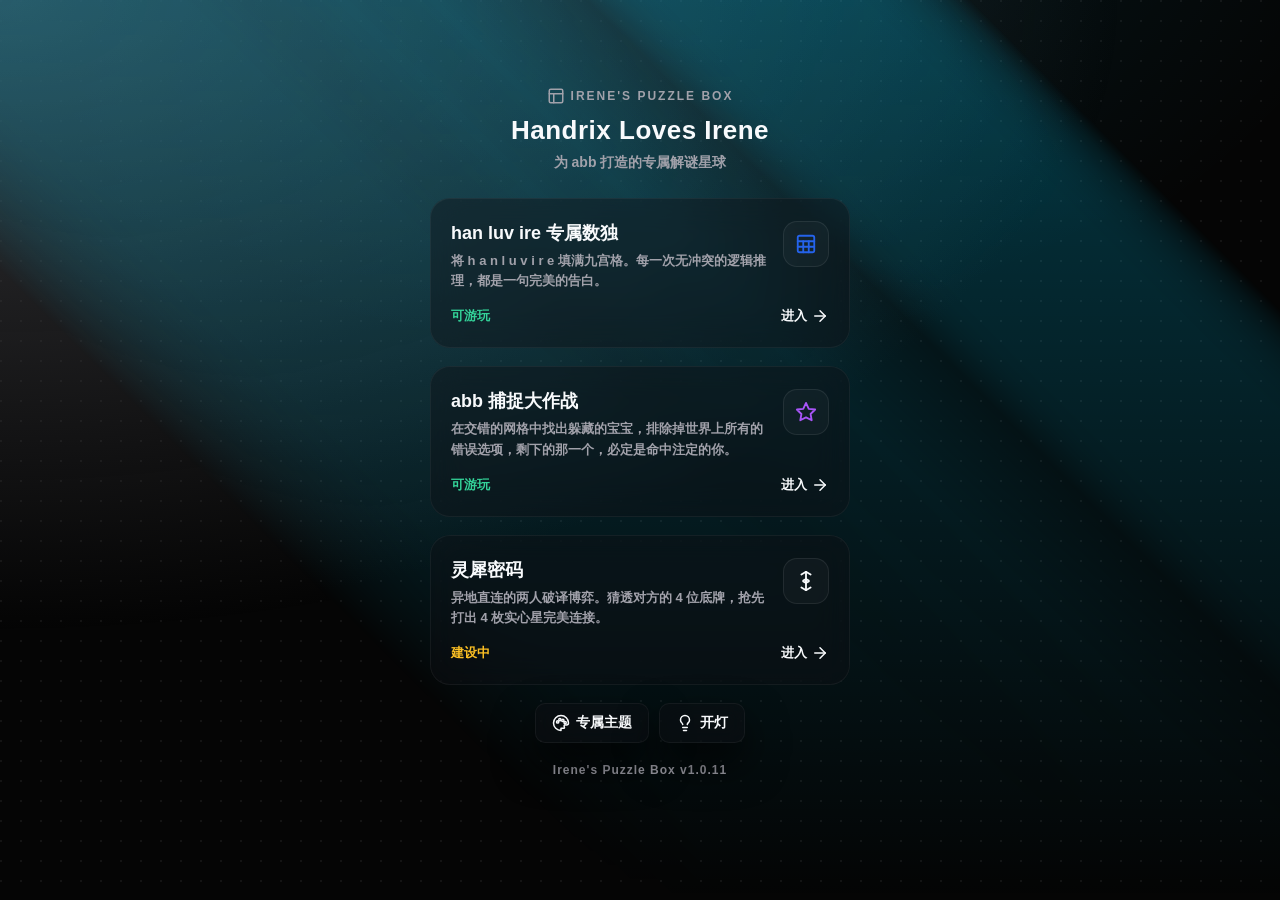
<file: index.html>
<!DOCTYPE html>
<html lang="zh-CN">
<head>
    <meta charset="UTF-8">
    <meta name="viewport" content="width=device-width, initial-scale=1.0, maximum-scale=1.0, user-select=none, viewport-fit=cover">
    <title>Puzzle Box · han luv ire</title>
    <link rel="stylesheet" href="css/common.css">
    <style>
        body {
            min-height: 100vh;
            justify-content: center;
            padding: 32px 20px 48px;
            box-sizing: border-box;
        }

        .hall {
            width: 100%;
            max-width: 420px;
            z-index: 10;
            display: flex;
            flex-direction: column;
            gap: 18px;
        }

        .hall-brand {
            text-align: center;
            margin-bottom: 8px;
        }

        .hall-kicker {
            display: inline-flex;
            align-items: center;
            gap: 6px;
            font-size: 12px;
            letter-spacing: 2px;
            text-transform: uppercase;
            color: var(--text-note);
            font-weight: 700;
            margin-bottom: 10px;
        }

        .hall-brand h1 {
            font-size: 26px;
            letter-spacing: 0.5px;
            margin: 0 0 8px;
            color: var(--text-main);
        }

        .hall-brand p {
            margin: 0;
            font-size: 14px;
            color: var(--text-note);
            font-weight: 600;
        }

        .game-card {
            display: block;
            text-decoration: none;
            color: inherit;
            background: var(--glass-bg);
            border: 1px solid var(--glass-border);
            backdrop-filter: blur(16px);
            -webkit-backdrop-filter: blur(16px);
            border-radius: 20px;
            padding: 22px 20px;
            box-shadow: 0 12px 32px var(--shadow);
            transition: transform 0.2s, box-shadow 0.2s;
        }

        .game-card:active { transform: scale(0.98); }

        .game-card-top {
            display: flex;
            align-items: flex-start;
            justify-content: space-between;
            gap: 12px;
            margin-bottom: 12px;
        }

        .game-icon {
            width: 44px;
            height: 44px;
            border-radius: 14px;
            display: flex;
            align-items: center;
            justify-content: center;
            background: var(--btn-bg);
            border: 1px solid var(--btn-border);
            flex-shrink: 0;
        }

        .game-icon .icon { width: 22px; height: 22px; }

        .game-card h2 {
            margin: 0 0 6px;
            font-size: 18px;
        }

        .game-card p {
            margin: 0;
            font-size: 13px;
            line-height: 1.55;
            color: var(--text-note);
            font-weight: 600;
        }

        .game-meta {
            margin-top: 16px;
            display: flex;
            align-items: center;
            justify-content: space-between;
            font-size: 13px;
            font-weight: 700;
        }

        .status-live { color: #059669; }
        .status-soon { color: #d97706; }

        [data-theme="dark"] .status-live { color: #34d399; }
        [data-theme="dark"] .status-soon { color: #fbbf24; }

        .enter-hint {
            display: inline-flex;
            align-items: center;
            gap: 4px;
            color: var(--text-main);
        }

        .hall-theme {
            align-self: center;
            display: inline-flex;
            align-items: center;
            gap: 6px;
            padding: 10px 16px;
            margin-top: 6px;
        }

        .card-sudoku .game-icon { color: #2563eb; }
        .card-star .game-icon { color: #a855f7; }

        .hall-bottom { display: flex; gap: 10px; align-self: center; }
        .hall-bottom .hall-theme { margin-top: 0; }
    </style>
<link rel="manifest" href="manifest.json">
    <link rel="apple-touch-icon" href="assets/app-icon.png">
    <meta name="apple-mobile-web-app-capable" content="yes">
    <meta name="apple-mobile-web-app-status-bar-style" content="black-translucent">
</head>
<body data-skin="default" data-theme="dark">
    <canvas id="canvas-fx"></canvas>
    <canvas id="canvas-confetti"></canvas>

    <div class="hall">
        <div class="hall-brand">
            <div class="hall-kicker">
                <svg class="icon" viewBox="0 0 24 24"><rect width="18" height="18" x="3" y="3" rx="2"/><path d="M3 9h18"/><path d="M9 21V9"/></svg>
                IRENE'S PUZZLE BOX
            </div>
            <h1>Handrix Loves Irene</h1>
            <p>为 abb 打造的专属解谜星球</p>
        </div>

        <a class="game-card card-sudoku" href="games/sudoku/sudoku.html">
            <div class="game-card-top">
                <div>
                    <h2>han luv ire 专属数独</h2>
                    <p>将 h a n l u v i r e 填满九宫格。每一次无冲突的逻辑推理，都是一句完美的告白。</p>
                </div>
                <div class="game-icon">
                    <svg class="icon" viewBox="0 0 24 24"><rect width="18" height="18" x="3" y="3" rx="2"/><path d="M3 9h18"/><path d="M9 21V9"/><path d="M3 15h18"/><path d="M15 21V9"/></svg>
                </div>
            </div>
            <div class="game-meta">
                <span class="status-live">可游玩</span>
                <span class="enter-hint">进入
                    <svg class="icon" viewBox="0 0 24 24"><path d="M5 12h14"/><path d="m12 5 7 7-7 7"/></svg>
                </span>
            </div>
        </a>

        <a class="game-card card-star" href="games/starbattle/star.html">
            <div class="game-card-top">
                <div>
                    <h2>abb 捕捉大作战</h2>
                    <p>在交错的网格中找出躲藏的宝宝，排除掉世界上所有的错误选项，剩下的那一个，必定是命中注定的你。</p>
                </div>
                <div class="game-icon">
                    <svg class="icon" viewBox="0 0 24 24"><polygon points="12 2 15 8.5 22 9.3 17 14.2 18.2 21 12 17.8 5.8 21 7 14.2 2 9.3 9 8.5 12 2"/></svg>
                </div>
            </div>
            <div class="game-meta">
                <span class="status-live">可游玩</span>
                <span class="enter-hint">进入
                    <svg class="icon" viewBox="0 0 24 24"><path d="M5 12h14"/><path d="m12 5 7 7-7 7"/></svg>
                </span>
            </div>
        </a>

        <a class="game-card card-telepathy" href="games/telepathy/telepathy.html">
            <div class="game-card-top">
                <div>
                    <h2>灵犀密码</h2>
                    <p>异地直连的两人破译博弈。猜透对方的 4 位底牌，抢先打出 4 枚实心星完美连接。</p>
                </div>
                <div class="game-icon">
                    <svg class="icon" viewBox="0 0 24 24"><path d="M12 2v20"/><path d="m17 5-5-3-5 3"/><path d="m7 19 5 3 5-3"/><path d="M12 10v4"/><path d="m15 11.5-3-1.5-3 1.5"/><path d="m9 12.5 3 1.5 3-1.5"/></svg>
                </div>
            </div>
            <div class="game-meta">
                <span class="status-soon">建设中</span>
                <span class="enter-hint">进入 <svg class="icon" viewBox="0 0 24 24"><path d="M5 12h14"/><path d="m12 5 7 7-7 7"/></svg></span>
            </div>
        </a>

        <div class="hall-bottom">
            <button type="button" class="hall-theme glass-panel" onclick="openSkinModal()">
                <svg class="icon" viewBox="0 0 24 24"><path d="M12 22a10 10 0 1 1 10-10c0 1.5-1 2.5-2.5 2.5h-1.87a1.5 1.5 0 0 0-1.42 2.05l.38 1.15c.21.63-.3 1.3-.98 1.3H12Z"/><circle cx="7.5" cy="10.5" r="1.5"/><circle cx="10.5" cy="7.5" r="1.5"/><circle cx="14.5" cy="8.5" r="1.5"/><circle cx="17.5" cy="11.5" r="1.5"/></svg>
                专属主题
            </button>
            <button type="button" class="hall-theme glass-panel" id="theme-btn" onclick="toggleTheme()">
                <svg class="icon" id="theme-icon" viewBox="0 0 24 24"><path d="M15 14c.2-1 .7-1.7 1.5-2.5 1-.9 1.5-2.2 1.5-3.5A6 6 0 0 0 6 8c0 1.3.5 2.6 1.5 3.5.7.8 1.3 1.5 1.5 2.5"/><path d="M9 18h6"/><path d="M10 22h4"/></svg>
                <span id="theme-text">开灯</span>
            </button>
        </div>
    </div>

    <!-- 专属主题弹窗 -->
    <div class="modal-overlay" id="skinModal">
        <div class="modal-content" style="text-align: center;">
            <h2 style="color: #a855f7;"><svg class="icon" viewBox="0 0 24 24"><path d="M12 22a10 10 0 1 1 10-10c0 1.5-1 2.5-2.5 2.5h-1.87a1.5 1.5 0 0 0-1.42 2.05l.38 1.15c.21.63-.3 1.3-.98 1.3H12Z"/><circle cx="7.5" cy="10.5" r="1.5"/><circle cx="10.5" cy="7.5" r="1.5"/><circle cx="14.5" cy="8.5" r="1.5"/><circle cx="17.5" cy="11.5" r="1.5"/></svg> 专属色彩</h2>
            <hr style="border: 0; border-top: 1px solid var(--glass-border); margin-bottom: 20px;">
            <div style="display: flex; flex-direction: column; gap: 8px;">
                <button class="skin-opt" onclick="changeSkin('default')" style="background: linear-gradient(135deg, #e0c3fc, #8ec5fc); color: #1e293b;">
                    <svg class="icon" viewBox="0 0 24 24"><path d="m12 3-1.912 5.813a2 2 0 0 1-1.275 1.275L3 12l5.813 1.912a2 2 0 0 1 1.275 1.275L12 21l1.912-5.813a2 2 0 0 1 1.275-1.275L21 12l-5.813-1.912a2 2 0 0 1-1.275-1.275L12 3Z"/><path d="M5 3v4"/><path d="M19 17v4"/><path d="M3 5h4"/><path d="M17 19h4"/></svg> 星空青 (Cyan)
                </button>
                <button class="skin-opt" onclick="changeSkin('purple')" style="background: linear-gradient(135deg, #e2c0ff, #c49aeb); color: #3b0764;">
                    <svg class="icon" viewBox="0 0 24 24"><path d="M19 14c1.49-1.46 3-3.21 3-5.5A5.5 5.5 0 0 0 16.5 3c-1.76 0-3 .5-4.5 2-1.5-1.5-2.74-2-4.5-2A5.5 5.5 0 0 0 2 8.5c0 2.3 1.5 4.05 3 5.5l7 7Z"/></svg> 罗兰紫 (Purple)
                </button>
            </div>
            <button class="close-btn" onclick="closeModal('skinModal')">选好了！</button>
        </div>
    </div>

    <!-- 版本号标识 -->
    <div style="text-align: center; padding: 20px 0; font-size: 12px; color: var(--text-note); font-weight: bold; letter-spacing: 1px;">
        Irene's Puzzle Box v1.0.11
    </div>

    <script src="js/common.js"></script>
<script>
    if ("serviceWorker" in navigator) {
        window.addEventListener("load", function () {
            navigator.serviceWorker.register("sw.js").catch(function (err) {
                console.warn("SW register failed:", err);
            });
        });
    }
    </script>
</body>
</html>
</file>
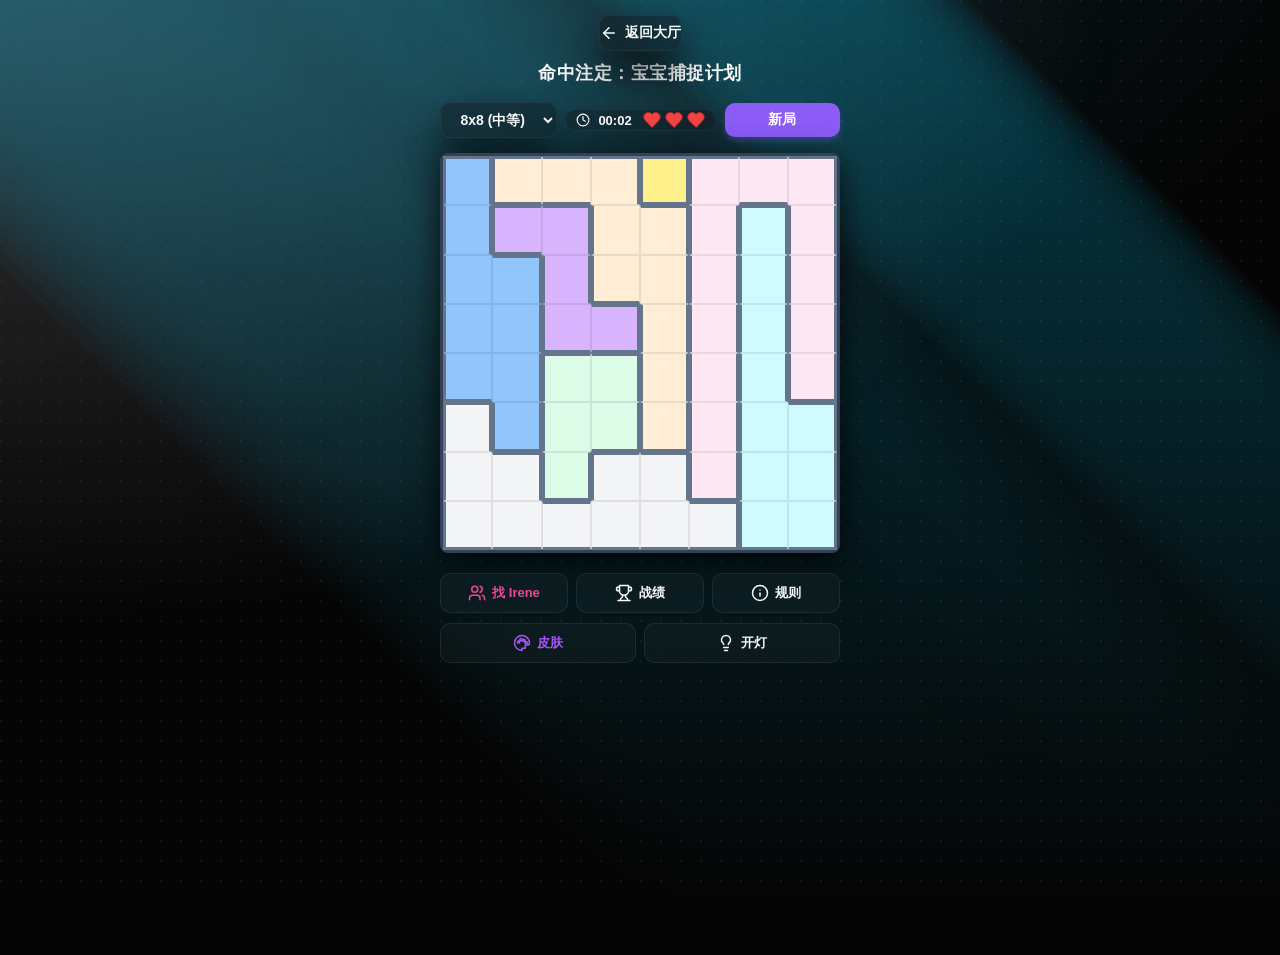
<file: games/starbattle/star.html>
<!DOCTYPE html>
<html lang="zh-CN">
<head>
    <meta charset="UTF-8">
    <meta name="viewport" content="width=device-width, initial-scale=1.0, maximum-scale=1.0, user-select=none, viewport-fit=cover">
    <title>命中注定：宝宝捕捉计划</title>
    <link rel="stylesheet" href="../../css/common.css">
    <link rel="stylesheet" href="star.css">
    <link rel="manifest" href="../../manifest.json">
    <link rel="apple-touch-icon" href="../../assets/app-icon.png">
    <meta name="apple-mobile-web-app-capable" content="yes">
    <meta name="apple-mobile-web-app-status-bar-style" content="black-translucent">
</head>
<body data-skin="default" data-theme="dark">

    <canvas id="canvas-fx"></canvas>
    <canvas id="canvas-confetti"></canvas>

    <div class="header">
        <a href="../../index.html" class="hall-back glass-panel">
            <svg class="icon" viewBox="0 0 24 24"><path d="m12 19-7-7 7-7"/><path d="M19 12H5"/></svg>
            返回大厅
        </a>
        <h1 id="main-title">命中注定：宝宝捕捉计划</h1>
    </div>

    <div class="top-controls">
        <select id="diff-select" class="glass-panel" onchange="startNewGame()">
            <option value="7">7x7 (简单)</option>
            <option value="8" selected>8x8 (中等)</option>
            <option value="9">9x9 (困难)</option>
            <option value="event_moon" id="event-moon-option">9x9 玉兔寻觅 (中秋限时活动)</option>
        </select>
        
        <div class="glass-panel" style="display:flex; gap: 10px; padding: 0 10px; align-items:center; flex: 0 0 auto;">
            <div id="timer" style="font-variant-numeric: tabular-nums; font-size:13px; display:flex; align-items:center; gap:4px; color: var(--text-main);">
                <svg class="icon inline-icon" style="width:14px;height:14px;" viewBox="0 0 24 24"><circle cx="12" cy="12" r="10"/><polyline points="12 6 12 12 16 14"/></svg> 00:00
            </div>
            <div id="hp-container" style="display:flex; gap: 2px;"></div>
        </div>
        
        <button id="new-game-btn" onclick="startNewGame()" style="background:#8b5cf6; color:white; border:none; box-shadow: 0 4px 6px rgba(139, 92, 246, 0.3);">新局</button>
    </div>

    <div id="star-board" class="board"></div>

    <div class="action-row">
        <button class="action-btn" id="target-btn" onclick="toggleTarget()" style="color: #ec4899;">
            <svg class="icon" viewBox="0 0 24 24"><path d="M16 21v-2a4 4 0 0 0-4-4H6a4 4 0 0 0-4 4v2"/><circle cx="9" cy="7" r="4"/><path d="M22 21v-2a4 4 0 0 0-3-3.87"/><path d="M16 3.13a4 4 0 0 1 0 7.75"/></svg> 
            <span id="target-text">找 Irene</span>
        </button>
        <!-- 新增战绩按钮 -->
        <button class="action-btn" onclick="openStats()">
            <svg class="icon" viewBox="0 0 24 24"><path d="M6 9H4.5a2.5 2.5 0 0 1 0-5H6"/><path d="M18 9h1.5a2.5 2.5 0 0 0 0-5H18"/><path d="M4 22h16"/><path d="M10 14.66V17c0 .55-.47.98-.97 1.21C7.85 18.75 7 20.24 7 22"/><path d="M14 14.66V17c0 .55.47.98.97 1.21C16.15 18.75 17 20.24 17 22"/><path d="M18 2H6v7a6 6 0 0 0 12 0V2Z"/></svg> 战绩
        </button>
        <button class="action-btn" onclick="openRules()">
            <svg class="icon" viewBox="0 0 24 24"><circle cx="12" cy="12" r="10"/><path d="M12 16v-4"/><path d="M12 8h.01"/></svg> 规则
        </button>
    </div>

    <div class="action-row">
        <button class="action-btn" onclick="openSkinModal()" style="color: #a855f7;">
            <svg class="icon" viewBox="0 0 24 24"><path d="M12 22a10 10 0 1 1 10-10c0 1.5-1 2.5-2.5 2.5h-1.87a1.5 1.5 0 0 0-1.42 2.05l.38 1.15c.21.63-.3 1.3-.98 1.3H12Z"/><circle cx="7.5" cy="10.5" r="1.5"/><circle cx="10.5" cy="7.5" r="1.5"/><circle cx="14.5" cy="8.5" r="1.5"/><circle cx="17.5" cy="11.5" r="1.5"/></svg> 皮肤
        </button>
        <button class="action-btn" id="theme-btn" onclick="toggleTheme()">
            <svg class="icon" id="theme-icon" viewBox="0 0 24 24"><path d="M15 14c.2-1 .7-1.7 1.5-2.5 1-.9 1.5-2.2 1.5-3.5A6 6 0 0 0 6 8c0 1.3.5 2.6 1.5 3.5.7.8 1.3 1.5 1.5 2.5"/><path d="M9 18h6"/><path d="M10 22h4"/></svg> <span id="theme-text">开灯</span>
        </button>
    </div>

    <!-- 皮肤弹窗 (与数独/大厅共用 changeSkin) -->
    <div class="modal-overlay" id="skinModal">
        <div class="modal-content" style="text-align: center;">
            <h2 style="color: #a855f7;"><svg class="icon" viewBox="0 0 24 24"><path d="M12 22a10 10 0 1 1 10-10c0 1.5-1 2.5-2.5 2.5h-1.87a1.5 1.5 0 0 0-1.42 2.05l.38 1.15c.21.63-.3 1.3-.98 1.3H12Z"/><circle cx="7.5" cy="10.5" r="1.5"/><circle cx="10.5" cy="7.5" r="1.5"/><circle cx="14.5" cy="8.5" r="1.5"/><circle cx="17.5" cy="11.5" r="1.5"/></svg> 专属色彩</h2>
            <hr style="border: 0; border-top: 1px solid var(--glass-border); margin-bottom: 20px;">
            <div style="display: flex; flex-direction: column; gap: 8px;">
                <button class="skin-opt" onclick="changeSkin('default')" style="background: linear-gradient(135deg, #e0c3fc, #8ec5fc); color: #1e293b;">
                    <svg class="icon" viewBox="0 0 24 24"><path d="m12 3-1.912 5.813a2 2 0 0 1-1.275 1.275L3 12l5.813 1.912a2 2 0 0 1 1.275 1.275L12 21l1.912-5.813a2 2 0 0 1 1.275-1.275L21 12l-5.813-1.912a2 2 0 0 1-1.275-1.275L12 3Z"/><path d="M5 3v4"/><path d="M19 17v4"/><path d="M3 5h4"/><path d="M17 19h4"/></svg> 星空青 (Cyan)
                </button>
                <button class="skin-opt" onclick="changeSkin('purple')" style="background: linear-gradient(135deg, #e2c0ff, #c49aeb); color: #3b0764;">
                    <svg class="icon" viewBox="0 0 24 24"><path d="M19 14c1.49-1.46 3-3.21 3-5.5A5.5 5.5 0 0 0 16.5 3c-1.76 0-3 .5-4.5 2-1.5-1.5-2.74-2-4.5-2A5.5 5.5 0 0 0 2 8.5c0 2.3 1.5 4.05 3 5.5l7 7Z"/></svg> 罗兰紫 (Purple)
                </button>
            </div>
            <button class="close-btn" onclick="closeModal('skinModal')">选好了！</button>
        </div>
    </div>

    <!-- 规则弹窗 -->
    <div class="modal-overlay" id="rulesModal">
        <div class="modal-content">
            <h2><svg class="icon" viewBox="0 0 24 24"><circle cx="12" cy="12" r="10"/><path d="M12 16v-4"/><path d="M12 8h.01"/></svg> 星战谜题规则</h2>
            <hr style="border: 0; border-top: 1px solid var(--glass-border); margin-bottom: 10px;">
            <h3><svg class="inline-icon" viewBox="0 0 24 24"><path d="M8.5 14.5A2.5 2.5 0 0 0 11 12c0-1.38-.5-2-1-3-1.072-2.143-.224-4.054 2-6 .5 2.5 2 4.9 4 6.5 2 1.6 3 3.5 3 5.5a7 7 0 1 1-14 0c0-1.153.433-2.294 1-3a2.5 2.5 0 0 0 2.5 2.5z"/></svg> 核心目标：</h3>
            <ul>
                <li>在每个<b>加粗的颜色区块</b>内，找出隐藏的专属头像！</li>
                <li>每一行、每一列、每个颜色区块，<b>只能有 1 个头像</b>。</li>
                <li>头像与头像之间<b>绝对不能相邻</b>（包括对角线）。</li>
            </ul>
            <h3><svg class="inline-icon" viewBox="0 0 24 24"><path d="M12 2v4"/><path d="M12 18v4"/><path d="M4.93 4.93l2.83 2.83"/><path d="M16.24 16.24l2.83 2.83"/><path d="M2 12h4"/><path d="M18 12h4"/><path d="M4.93 19.07l2.83-2.83"/><path d="M16.24 7.76l2.83-2.83"/></svg> 操作指北：</h3>
            <ul>
                <li><b>自由打叉</b>：单点或滑动格子，可画白色的叉号 <svg class="inline-icon" viewBox="0 0 24 24"><path d="M18 6 6 18"/><path d="m6 6 12 12"/></svg>（草稿，不扣血）。</li>
                <li><b>滑动擦除</b>：从<b>已画叉</b>的格子起手拖动，划过的叉号会被一并抹掉（画错了随手就能清理）。</li>
                <li><b>判定决断</b>：快速<b>双击</b>格子，即可放置头像。</li>
                <li><b>严苛惩罚</b>：双击放错位置，心碎扣血且该格子永久变红锁死！血量耗尽即失败。</li>
            </ul>
            <button class="close-btn" onclick="closeModal('rulesModal')">知道啦宝宝！</button>
        </div>
    </div>

    <!-- 战绩弹窗 -->
    <div class="modal-overlay" id="statsModal">
        <div class="modal-content">
            <h2><svg class="icon" viewBox="0 0 24 24"><path d="M6 9H4.5a2.5 2.5 0 0 1 0-5H6"/><path d="M18 9h1.5a2.5 2.5 0 0 0 0-5H18"/><path d="M4 22h16"/><path d="M10 14.66V17c0 .55-.47.98-.97 1.21C7.85 18.75 7 20.24 7 22"/><path d="M14 14.66V17c0 .55.47.98.97 1.21C16.15 18.75 17 20.24 17 22"/><path d="M18 2H6v7a6 6 0 0 0 12 0V2Z"/></svg> 个人战绩看板</h2>
            <table class="stats-table" id="statsTable"></table>
            <p style="font-size: 11px; color: var(--text-note); text-align: center; margin-top: 15px;">* 宝宝好聪明～做得好快呀！</p>
            <button class="close-btn" onclick="closeModal('statsModal')">继续加油！</button>
        </div>
    </div>

    <img id="preload-handrix" src="../../assets/handrix.png" style="display:none;">
    <img id="preload-irene" src="../../assets/irene.png" style="display:none;">

    <script src="../../js/common.js"></script>
    <script src="bank.js"></script>
    <script src="star.js"></script>
<script>
    if ("serviceWorker" in navigator) {
        window.addEventListener("load", function () {
            navigator.serviceWorker.register("../sw.js").catch(function (err) {
                console.warn("SW register failed:", err);
            });
        });
    }
    </script>
</body>
</html>
</file>
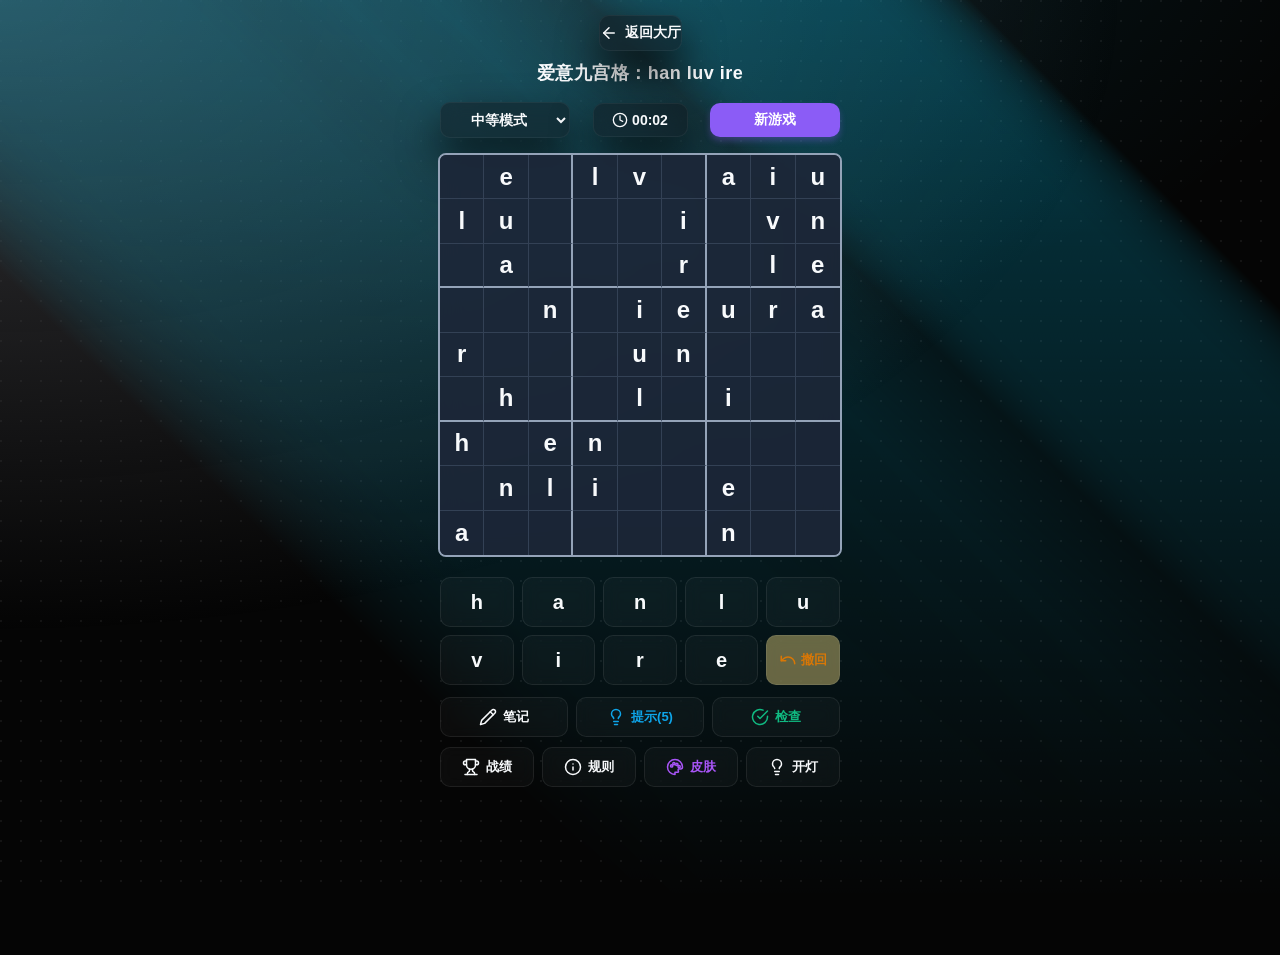
<file: games/sudoku/sudoku.html>
<!DOCTYPE html>
<html lang="zh-CN">
<head>
    <meta charset="UTF-8">
    <meta name="viewport" content="width=device-width, initial-scale=1.0, maximum-scale=1.0, user-select=none, viewport-fit=cover">
    <title>爱意九宫格：han luv ire</title>
    <link rel="stylesheet" href="../../css/common.css">
    <link rel="stylesheet" href="sudoku.css">
    <link rel="manifest" href="../../manifest.json">
    <link rel="apple-touch-icon" href="../../assets/app-icon.png">
    <meta name="apple-mobile-web-app-capable" content="yes">
    <meta name="apple-mobile-web-app-status-bar-style" content="black-translucent">
</head>
<body data-skin="default" data-theme="dark">

    <canvas id="canvas-fx"></canvas>
    <canvas id="canvas-confetti"></canvas>

    <div class="header">
        <a href="../../index.html" class="hall-back glass-panel">
            <svg class="icon" viewBox="0 0 24 24"><path d="m12 19-7-7 7-7"/><path d="M19 12H5"/></svg>
            返回大厅
        </a>
        <h1 id="main-title">爱意九宫格：han luv ire</h1>
    </div>

    <div class="top-controls">
        <select id="diff-select" class="glass-panel" onchange="startNewGame()">
            <option value="35">简单模式</option>
            <option value="45" selected>中等模式</option>
            <option value="55">困难模式</option>
            <option value="event_qixi" id="event-option">七夕特别活动</option>
            <option value="event_moon" id="event-moon-option">玉兔捕月 (中秋限定)</option>
        </select>
        <div class="timer-display glass-panel" id="timer">
            <svg class="icon" viewBox="0 0 24 24"><circle cx="12" cy="12" r="10"/><polyline points="12 6 12 12 16 14"/></svg> 00:00
        </div>
        <button id="new-game-btn" onclick="startNewGame()" style="background:#8b5cf6; color:white; border:none; box-shadow: 0 4px 6px rgba(139, 92, 246, 0.3);">新游戏</button>
    </div>

    <div class="board" id="board"></div>

    <div class="keyboard">
        <div class="key" onclick="inputLetter('h')">h</div>
        <div class="key" onclick="inputLetter('a')">a</div>
        <div class="key" onclick="inputLetter('n')">n</div>
        <div class="key" onclick="inputLetter('l')">l</div>
        <div class="key" onclick="inputLetter('u')">u</div>
        <div class="key" onclick="inputLetter('v')">v</div>
        <div class="key" onclick="inputLetter('i')">i</div>
        <div class="key" onclick="inputLetter('r')">r</div>
        <div class="key" onclick="inputLetter('e')">e</div>
        <div class="key undo-btn" onclick="undo()">
            <svg class="icon" viewBox="0 0 24 24"><path d="M3 7v6h6"/><path d="M21 17a9 9 0 0 0-9-9 9 9 0 0 0-6 2.3L3 13"/></svg> 撤回
        </div>
    </div>

    <div class="action-row">
        <button class="action-btn" id="note-btn" onclick="toggleNoteMode()">
            <svg class="icon" viewBox="0 0 24 24"><path d="M17 3a2.85 2.83 0 1 1 4 4L7.5 20.5 2 22l1.5-5.5Z"/><path d="m15 5 4 4"/></svg> 笔记
        </button>
        <button class="action-btn" id="hint-btn" onclick="useHint()" style="color: #0ea5e9;">
            <svg class="icon" viewBox="0 0 24 24"><path d="M15 14c.2-1 .7-1.7 1.5-2.5 1-.9 1.5-2.2 1.5-3.5A6 6 0 0 0 6 8c0 1.3.5 2.6 1.5 3.5.8.8 1.3 1.5 1.5 2.5"/><path d="M9 18h6"/><path d="M10 22h4"/></svg> <span id="hint-text">提示(5)</span>
        </button>
        <button class="action-btn" onclick="checkWin()" style="color: #10b981;">
            <svg class="icon" viewBox="0 0 24 24"><path d="M22 11.08V12a10 10 0 1 1-5.93-9.14"/><path d="m9 11 3 3L22 4"/></svg> 检查
        </button>
    </div>

    <div class="action-row">
        <button class="action-btn" onclick="openStats()">
            <svg class="icon" viewBox="0 0 24 24"><path d="M6 9H4.5a2.5 2.5 0 0 1 0-5H6"/><path d="M18 9h1.5a2.5 2.5 0 0 0 0-5H18"/><path d="M4 22h16"/><path d="M10 14.66V17c0 .55-.47.98-.97 1.21C7.85 18.75 7 20.24 7 22"/><path d="M14 14.66V17c0 .55.47.98.97 1.21C16.15 18.75 17 20.24 17 22"/><path d="M18 2H6v7a6 6 0 0 0 12 0V2Z"/></svg> 战绩
        </button>
        <button class="action-btn" onclick="openRules()">
            <svg class="icon" viewBox="0 0 24 24"><circle cx="12" cy="12" r="10"/><path d="M12 16v-4"/><path d="M12 8h.01"/></svg> 规则
        </button>
        <button class="action-btn" onclick="openSkinModal()" style="color: #a855f7;">
            <svg class="icon" viewBox="0 0 24 24"><path d="M12 22a10 10 0 1 1 10-10c0 1.5-1 2.5-2.5 2.5h-1.87a1.5 1.5 0 0 0-1.42 2.05l.38 1.15c.21.63-.3 1.3-.98 1.3H12Z"/><circle cx="7.5" cy="10.5" r="1.5"/><circle cx="10.5" cy="7.5" r="1.5"/><circle cx="14.5" cy="8.5" r="1.5"/><circle cx="17.5" cy="11.5" r="1.5"/></svg> 皮肤
        </button>
        <button class="action-btn" id="theme-btn" onclick="toggleTheme()">
            <svg class="icon" id="theme-icon" viewBox="0 0 24 24"><path d="M15 14c.2-1 .7-1.7 1.5-2.5 1-.9 1.5-2.2 1.5-3.5A6 6 0 0 0 6 8c0 1.3.5 2.6 1.5 3.5.7.8 1.3 1.5 1.5 2.5"/><path d="M9 18h6"/><path d="M10 22h4"/></svg> <span id="theme-text">开灯</span>
        </button>
    </div>

    <div class="modal-overlay" id="skinModal">
        <div class="modal-content" style="text-align: center;">
            <h2 style="color: #a855f7;"><svg class="icon" viewBox="0 0 24 24"><path d="M12 22a10 10 0 1 1 10-10c0 1.5-1 2.5-2.5 2.5h-1.87a1.5 1.5 0 0 0-1.42 2.05l.38 1.15c.21.63-.3 1.3-.98 1.3H12Z"/><circle cx="7.5" cy="10.5" r="1.5"/><circle cx="10.5" cy="7.5" r="1.5"/><circle cx="14.5" cy="8.5" r="1.5"/><circle cx="17.5" cy="11.5" r="1.5"/></svg> 专属色彩</h2>
            <hr style="border: 0; border-top: 1px solid var(--glass-border); margin-bottom: 20px;">
            <div style="display: flex; flex-direction: column; gap: 8px;">
                <button class="skin-opt" onclick="changeSkin('default')" style="background: linear-gradient(135deg, #e0c3fc, #8ec5fc); color: #1e293b;">
                    <svg class="icon" viewBox="0 0 24 24"><path d="m12 3-1.912 5.813a2 2 0 0 1-1.275 1.275L3 12l5.813 1.912a2 2 0 0 1 1.275 1.275L12 21l1.912-5.813a2 2 0 0 1 1.275-1.275L21 12l-5.813-1.912a2 2 0 0 1-1.275-1.275L12 3Z"/><path d="M5 3v4"/><path d="M19 17v4"/><path d="M3 5h4"/><path d="M17 19h4"/></svg> 星空青 (Cyan)
                </button>
                <button class="skin-opt" onclick="changeSkin('purple')" style="background: linear-gradient(135deg, #e2c0ff, #c49aeb); color: #3b0764;">
                    <svg class="icon" viewBox="0 0 24 24"><path d="M19 14c1.49-1.46 3-3.21 3-5.5A5.5 5.5 0 0 0 16.5 3c-1.76 0-3 .5-4.5 2-1.5-1.5-2.74-2-4.5-2A5.5 5.5 0 0 0 2 8.5c0 2.3 1.5 4.05 3 5.5l7 7Z"/></svg> 罗兰紫 (Purple)
                </button>
            </div>
            <button class="close-btn" onclick="closeModal('skinModal')">选好了！</button>
        </div>
    </div>

    <div class="modal-overlay" id="rulesModal">
        <div class="modal-content">
            <h2><svg class="icon" viewBox="0 0 24 24"><circle cx="12" cy="12" r="10"/><path d="M12 16v-4"/><path d="M12 8h.01"/></svg> 定制字母数独规则</h2>
            <hr style="border: 0; border-top: 1px solid var(--glass-border); margin-bottom: 10px;">

            <h3><svg class="inline-icon" viewBox="0 0 24 24"><path d="M8.5 14.5A2.5 2.5 0 0 0 11 12c0-1.38-.5-2-1-3-1.072-2.143-.224-4.054 2-6 .5 2.5 2 4.9 4 6.5 2 1.6 3 3.5 3 5.5a7 7 0 1 1-14 0c0-1.153.433-2.294 1-3a2.5 2.5 0 0 0 2.5 2.5z"/></svg> 主旨规则：</h3>
            <ul>
                <li>首先 Handrix 非常 Luv Irene！么么</li>
                <li>其次 这下绝对不会有广告啦</li>
            </ul>

            <h3 id="rule-event-title" style="display:none;" class="theme-event-text"><svg class="inline-icon" viewBox="0 0 24 24"><path d="M12 2l3 6 6 1-4.5 5 1.5 6-6-3.5L6 20l1.5-6L3 9l6-1z"/></svg> 七夕特别活动规则：</h3>
            <ul id="rule-event-body" style="display:none;" class="theme-event-text">
                <li>水水宝，七夕时牛郎织女会跨越星河相会。盘面中会随机出现特殊的『星河鹊桥』或『爱心』连线噢~</li>
                <li>这是han给ire的特殊爱的暗号，能降低推理难度，8月底下线哦！</li>
                <li style="font-weight: 800; list-style-type: none; margin-top: 5px;">Enjoy~ <svg class="inline-icon" viewBox="0 0 24 24" style="color:#db2777; fill:#db2777;"><path d="M19 14c1.49-1.46 3-3.21 3-5.5A5.5 5.5 0 0 0 16.5 3c-1.76 0-3 .5-4.5 2-1.5-1.5-2.74-2-4.5-2A5.5 5.5 0 0 0 2 8.5c0 2.3 1.5 4.05 3 5.5l7 7Z"/></svg></li>
            </ul>

            <h3 id="rule-moon-title" style="display:none;" class="theme-moon-text"><svg class="inline-icon" viewBox="0 0 24 24"><path d="M12 3a6 6 0 0 0 9 9 9 9 0 1 1-9-9Z"/></svg> 中秋特别活动规则：</h3>
            <ul id="rule-moon-body" style="display:none;" class="theme-moon-text">
                <li>盘面上有 <b>9 盏孔明灯</b>，开局金框全亮着、但字母全空——填对即真正点亮（hanluvire 各 1 盏）！</li>
                <li>另有 <b>6 个月饼格</b>（h,a,n,i,r,e 各 1 个）直接作为固定提示送你，是认路的定心丸。</li>
            </ul>

            <h3><svg class="inline-icon" viewBox="0 0 24 24"><path d="M19.439 7.85c-.049.322.059.648.289.878l1.568 1.568c.47.47.706 1.087.706 1.704s-.235 1.233-.706 1.704l-1.611 1.611a.954.954 0 0 0-.288.877l.13 1.011c.088.684-.061 1.405-.434 2.02-.374.615-.992 1.04-1.745 1.196l-.995.207a.953.953 0 0 0-.743.518l-.48 1.002c-.328.685-.899 1.204-1.608 1.464a2.585 2.585 0 0 1-2.198-.108l-.872-.51a.95.95 0 0 0-1.04 0l-.872.51a2.584 2.584 0 0 1-2.198.108 2.584 2.584 0 0 1-1.608-1.464l-.48-1.002a.954.954 0 0 0-.743-.518l-.995-.207a2.586 2.586 0 0 1-1.745-1.196 2.586 2.586 0 0 1-.434-2.02l.13-1.011a.954.954 0 0 0-.288-.877l-1.611-1.611a2.41 2.41 0 0 1 0-3.408l1.568-1.568a.954.954 0 0 0 .289-.878l-.13-1.011a2.586 2.586 0 0 1 .434-2.02 2.586 2.586 0 0 1 1.745-1.196l.995-.207a.953.953 0 0 0 .743-.518l.48-1.002a2.584 2.584 0 0 1 1.608-1.464 2.584 2.584 0 0 1 2.198.108l.872.51a.95.95 0 0 0 1.04 0l.872-.51a2.584 2.584 0 0 1 2.198-.108 2.584 2.584 0 0 1 1.608 1.464l.48 1.002a.954.954 0 0 0 .743.518l.995.207c.753.156 1.371.58 1.745 1.196.373.615.522 1.336.434 2.02l-.13 1.011Z"/></svg> 填字规则：</h3>
            <ul>
                <li><b>9x9 棋盘</b>：填入 <b>h, a, n, l, u, v, i, r, e</b>。</li>
                <li><b>每个 3x3 宫格</b> 内，每个字母且只能出现一次。</li>
            </ul>

            <h3><svg class="inline-icon" viewBox="0 0 24 24"><path d="M12 2v4"/><path d="M12 18v4"/><path d="M4.93 4.93l2.83 2.83"/><path d="M16.24 16.24l2.83 2.83"/><path d="M2 12h4"/><path d="M18 12h4"/><path d="M4.93 19.07l2.83-2.83"/><path d="M16.24 7.76l2.83-2.83"/></svg> 操作小技巧：</h3>
            <ul>
                <li><b><svg class="inline-icon" viewBox="0 0 24 24"><path d="M3 3l7.07 16.97 2.51-7.39 7.39-2.51L3 3z"/><path d="M13 13l6 6"/></svg> 选中高亮</b>：点击格子会自动高亮关联区域和相同字母。</li>
                <li><b><svg class="inline-icon" viewBox="0 0 24 24"><path d="M17 3a2.85 2.83 0 1 1 4 4L7.5 20.5 2 22l1.5-5.5Z"/><path d="m15 5 4 4"/></svg> 笔记模式</b>：单格最多填4个猜想；确认答案后，系统会自动清理冲突笔记！</li>
                <li><b><svg class="inline-icon" viewBox="0 0 24 24"><path d="M15 14c.2-1 .7-1.7 1.5-2.5 1-.9 1.5-2.2 1.5-3.5A6 6 0 0 0 6 8c0 1.3.5 2.6 1.5 3.5.8.8 1.3 1.5 1.5 2.5"/><path d="M9 18h6"/><path d="M10 22h4"/></svg> 提示求助</b>：不怕不怕～每局提供 3 次揭晓答案的机会哦！</li>
                <li><b><svg class="inline-icon" viewBox="0 0 24 24"><path d="M3 7v6h6"/><path d="M21 17a9 9 0 0 0-9-9 9 9 0 0 0-6 2.3L3 13"/></svg> 撤回功能</b>：宝宝填错不怕，支持撤回最近的 15 步操作。</li>
            </ul>
            <button class="close-btn" onclick="closeModal('rulesModal')">知道啦宝宝！</button>
        </div>
    </div>

    <div class="modal-overlay" id="statsModal">
        <div class="modal-content">
            <h2><svg class="icon" viewBox="0 0 24 24"><path d="M6 9H4.5a2.5 2.5 0 0 1 0-5H6"/><path d="M18 9h1.5a2.5 2.5 0 0 0 0-5H18"/><path d="M4 22h16"/><path d="M10 14.66V17c0 .55-.47.98-.97 1.21C7.85 18.75 7 20.24 7 22"/><path d="M14 14.66V17c0 .55.47.98.97 1.21C16.15 18.75 17 20.24 17 22"/><path d="M18 2H6v7a6 6 0 0 0 12 0V2Z"/></svg> 个人战绩看板</h2>
            <table class="stats-table" id="statsTable"></table>
            <p style="font-size: 11px; color: var(--text-note); text-align: center; margin-top: 15px;">* 宝宝好厉害～做得好快呀！</p>
            <button class="close-btn" onclick="closeModal('statsModal')">继续加油！</button>
        </div>
    </div>

    <div class="modal-overlay" id="messageModal">
        <div class="modal-content" style="text-align: center;">
            <h2 id="msgTitle">提示</h2>
            <p id="msgBody" style="font-size: 15px; line-height: 1.5; margin: 20px 0; font-weight: 500;"></p>
            <button class="close-btn" id="msgCloseBtn" onclick="closeModal('messageModal')">知道啦！</button>
        </div>
    </div>

    <script src="../../js/common.js"></script>
    <script src="sudoku.js"></script>
<script>
    if ("serviceWorker" in navigator) {
        window.addEventListener("load", function () {
            navigator.serviceWorker.register("../sw.js").catch(function (err) {
                console.warn("SW register failed:", err);
            });
        });
    }
    </script>
</body>
</html>
</file>
<file: css/common.css>
/* ======== 极简玻璃拟态主题变量 (白天模式 Default) ======== */
:root {
    --bg-color: #f8fafc; /* 干净的奶白底色 */
    --dot-color: rgba(0, 0, 0, 0.05); /* 淡灰色细网格 */
    
    --glass-bg: rgba(255, 255, 255, 0.65); 
    --glass-border: rgba(255, 255, 255, 0.9);
    --glass-border-hover: #ffffff;
    
    --cell-bg: rgba(255, 255, 255, 0.9); 
    --grid-line: #cbd5e1; 
    --grid-line-thick: #475569;
    
    --text-fixed: #0f172a; 
    --text-user: #2563eb; 
    --text-note: #64748b; 
    --text-main: #1e293b; /* 白天深色文字 */
    
    --btn-bg: rgba(255, 255, 255, 0.8); 
    --btn-border: rgba(255, 255, 255, 0.6);
    --highlight-same: rgba(253, 230, 138, 0.6); 
    --highlight-related: rgba(219, 234, 254, 0.5); 
    --selected: rgba(147, 197, 253, 0.8);
    
    --shadow: 0 10px 30px rgba(0, 0, 0, 0.06); 
    --stat-best-color: #059669;
    --streak-shift: 14%; /* 斜切光瀑整体右移量 (手机可视区右侧偏暗, 右移补齐) */
    --streak-scale: 1; /* 斜切光瀑加粗倍数 (手机窄屏下每道光按视口百分比变细, 需放大补回宽度) */
}

/* 护眼模式核心 (黑夜模式 Dark) */
[data-theme="dark"] {
    --bg-color: #050505; /* 极客深黑 */
    --dot-color: rgba(255, 255, 255, 0.06); /* 白光细网格 */
    
    --glass-bg: rgba(15, 15, 20, 0.4); 
    --glass-border: rgba(255, 255, 255, 0.05); 
    --glass-border-hover: rgba(255, 255, 255, 0.4);
    
    --cell-bg: rgba(30, 41, 59, 0.85); 
    --grid-line: #334155; 
    --grid-line-thick: #94a3b8;
    
    --text-fixed: #f8fafc; 
    --text-user: #60a5fa; 
    --text-note: #a1a1aa; 
    --text-main: #f8fafc; /* 黑夜白色文字 */
    
    --btn-bg: rgba(255, 255, 255, 0.03); 
    --btn-border: rgba(255, 255, 255, 0.08);
    --highlight-same: rgba(202, 138, 4, 0.4); 
    --highlight-related: rgba(30, 58, 138, 0.4); 
    --selected: rgba(37, 99, 235, 0.6);
    
    --shadow: 0 20px 40px rgba(0, 0, 0, 0.7); 
    --stat-best-color: #34d399;
}

/* ======== 双色战略 (蓝/紫) x (白天/黑夜) ======== */

/* 1. 默认蓝色系 (白天: 晴空蓝 / 黑夜: 赛博青 #00CFFF) */
body[data-skin="default"] {
    --ray-color: rgba(2, 132, 199, 0.10);
    --glow-color: rgba(14, 165, 233, 0.3);
    --streak-color: rgba(2, 132, 199, 0.18);
    --corner-glow: rgba(2, 132, 199, 0.06);
}
body[data-theme="dark"][data-skin="default"] {
    --ray-color: rgba(0, 207, 255, 0.12);
    --glow-color: rgba(0, 207, 255, 0.25);
    --streak-color: rgba(0, 207, 255, 0.25);
    --corner-glow: rgba(62, 62, 66, 0.85);
}

/* 2. 专属紫色系 (白天: 晨曦紫 / 黑夜: 暗夜霓虹紫) */
body[data-skin="purple"] {
    --ray-color: rgba(147, 51, 234, 0.08);
    --glow-color: rgba(168, 85, 247, 0.25);
    --streak-color: rgba(147, 51, 234, 0.14);
    --corner-glow: rgba(147, 51, 234, 0.05);
}
body[data-theme="dark"][data-skin="purple"] {
    --ray-color: rgba(168, 85, 247, 0.12);
    --glow-color: rgba(168, 85, 247, 0.25);
    --streak-color: rgba(168, 85, 247, 0.25);
    --corner-glow: rgba(88, 28, 135, 0.4);
}

/* ======== 全局背景重塑 (点阵 + 射线统一架构) ======== */
body {
    font-family: -apple-system, BlinkMacSystemFont, "Segoe UI", Roboto, sans-serif;
    background-color: var(--bg-color); color: var(--text-main); margin: 0;
    min-height: 100vh;
    min-height: 100dvh;
    display: flex; flex-direction: column; align-items: center; touch-action: manipulation; overflow-x: hidden;
    padding: calc(15px + env(safe-area-inset-top)) 15px calc(40px + env(safe-area-inset-bottom)) 15px;
    /* theme transition moved to desktop-only media query below (iOS repaint fix) */
    
        /* 统一的背景结构 (顶部光晕 + 点阵)；斜切光瀑/辉光/颗粒由伪元素承载，颜色随模式自动切换 */
    background-image:
        radial-gradient(ellipse 100% 100% at 50% -20%, var(--ray-color), transparent 60%),
        radial-gradient(circle at 1px 1px, var(--dot-color) 1px, transparent 0);
    background-size: 100% 100%, 20px 20px;
    background-attachment: fixed;
}

/* Theme smooth transition: desktop pointer devices only. On iOS touch, repainting the
   full-page bg + two fixed pseudo layers (mask+skew) frame-by-frame for 0.4s leaves
   stale tiles from the previous theme -> a black bar at the bottom until navigation */
@media (hover: hover) and (pointer: fine) {
    body { transition: background-color 0.4s ease, --streak-color 0.4s ease, --corner-glow 0.4s ease; }
}

/* ======== 顶级卡片与交互 (白天晶莹剔透，黑夜暗黑深邃) ======== */
.glass-panel, select, button, .timer-display {
    box-sizing: border-box; padding: 8px 0; font-size: 14px; font-weight: bold; border-radius: 12px;
    border: 1px solid var(--glass-border); 
    /* 顶部高光反射 (白天黑夜自适应) */
    border-top: 1px solid var(--glass-border-hover);
    background: var(--glass-bg); color: var(--text-main);
    backdrop-filter: blur(24px); -webkit-backdrop-filter: blur(24px); 
    outline: none; cursor: pointer; 
    box-shadow: var(--shadow);
    transition: transform 0.3s cubic-bezier(0.175, 0.885, 0.32, 1.275), box-shadow 0.3s ease, border-color 0.3s ease;
}

/* 悬停与按下的果冻回弹 + 呼吸辉光交互 */
.glass-panel:hover, select:hover, button:hover,
.glass-panel:active, select:active, button:active {
    transform: scale(1.03); 
    border-color: var(--glow-color);
    box-shadow: 0 20px 40px rgba(0, 0, 0, 0.15), 0 0 30px var(--glow-color);
}
[data-theme="dark"] .glass-panel:hover, 
[data-theme="dark"] select:hover, 
[data-theme="dark"] button:hover {
    box-shadow: 0 25px 50px rgba(0, 0, 0, 0.8), 0 0 30px var(--glow-color);
}

.icon { width: 18px; height: 18px; stroke: currentColor; stroke-width: 2; fill: none; stroke-linecap: round; stroke-linejoin: round; vertical-align: middle; }
.inline-icon { width: 16px; height: 16px; margin-right: 4px; vertical-align: text-bottom; fill: none; stroke: currentColor; stroke-width: 2; stroke-linecap: round; stroke-linejoin: round; }

#canvas-fx, #canvas-confetti { position: fixed; top: 0; left: 0; width: 100vw; height: 100vh; pointer-events: none; }
#canvas-fx { z-index: -1; }
#canvas-confetti { z-index: 9999; }

.header { text-align: center; margin-bottom: 12px; z-index: 10; }
.header h1 { font-size: 18px; color: var(--text-main); margin: 0 0 5px 0; letter-spacing: 0.5px; transition: 0.3s; }

.hall-back {
    display: inline-flex; align-items: center; justify-content: center; gap: 7px;
    padding: 8px 18px; margin-bottom: 10px; text-decoration: none; font-size: 13px;
}

.glass-panel, select, button, .timer-display {
    box-sizing: border-box; padding: 8px 0; font-size: 14px; font-weight: bold; border-radius: 10px;
    border: 1px solid var(--glass-border); background: var(--glass-bg); color: var(--text-main);
    backdrop-filter: blur(10px); -webkit-backdrop-filter: blur(10px); outline: none; cursor: pointer; transition: 0.2s;
}

.icon { width: 18px; height: 18px; stroke: currentColor; stroke-width: 2; fill: none; stroke-linecap: round; stroke-linejoin: round; vertical-align: middle; }
.inline-icon { width: 16px; height: 16px; margin-right: 4px; vertical-align: text-bottom; fill: none; stroke: currentColor; stroke-width: 2; stroke-linecap: round; stroke-linejoin: round; }

.skin-opt {
    border: 1px solid var(--glass-border); padding: 15px; border-radius: 12px; font-weight: bold; cursor: pointer;
    box-shadow: 0 4px 6px var(--shadow); transition: 0.2s; margin-bottom: 12px; width: 100%;
    display: flex; align-items: center; justify-content: center; gap: 8px; font-size: 15px;
}
.skin-opt:active { transform: scale(0.95); }

.modal-overlay {
    display: none; position: fixed; inset: 0; background: rgba(0, 0, 0, 0.5); backdrop-filter: blur(5px);
    -webkit-backdrop-filter: blur(5px); z-index: 10000; justify-content: center; align-items: center;
}
.modal-content {
    background: var(--glass-bg); backdrop-filter: blur(25px); -webkit-backdrop-filter: blur(25px);
    border: 1px solid var(--glass-border); color: var(--text-main); width: 85%; max-width: 350px; border-radius: 20px;
    padding: 24px; box-shadow: 0 20px 40px rgba(0,0,0,0.3); max-height: 80vh; overflow-y: auto;
}
.modal-content h2 { font-size: 18px; margin-top: 0; text-align: center; display: flex; align-items: center; justify-content: center; gap: 6px;}
.modal-content h3 { font-size: 15px; margin: 15px 0 5px 0; opacity: 0.9; display: flex; align-items: center; color: #3b82f6;}
.modal-content ul { margin: 0; padding-left: 20px; font-size: 14px; line-height: 1.6; }
.close-btn {
    width: 100%; background: #3b82f6; color: white !important; border: none; padding: 12px; border-radius: 12px;
    font-size: 16px; font-weight: bold; margin-top: 20px; cursor: pointer; transition: 0.2s;
}
.close-btn:active { transform: scale(0.95); }

.theme-event-text { color: #db2777 !important; font-weight: bold; }

/* 弹窗标题 SVG 图标 (替代 emoji) */
.msg-icon { display: inline-flex; align-items: center; margin-right: 6px; }
.msg-icon .icon { width: 20px; height: 20px; }

/* ======== 氛围层: 角落辉光 + 胶片颗粒 + 斜切光瀑 (黑夜主视觉, 白天低浓度日光版) ======== */
@property --streak-color { syntax: '<color>'; inherits: true; initial-value: rgba(0, 0, 0, 0); }
@property --corner-glow { syntax: '<color>'; inherits: true; initial-value: rgba(0, 0, 0, 0); }

/* ::before: 左上角辉光 (角落微光, 营造深邃感) */
body::before {
    content: '';
    position: fixed; inset: 0; z-index: -3; pointer-events: none;
    background-image: radial-gradient(ellipse 125% 100% at 0% 0%, var(--corner-glow) 0%, transparent 70%);
}
/* ::after: 五束斜切光瀑 (skewX(45deg) + 条纹遮罩, 颜色随皮肤/主题变量过渡) */
body::after {
    content: '';
    position: fixed; inset: 0; z-index: -2; pointer-events: none;
    /* 先 skew 后 scale: 仅横向加粗光带, 45 度倾角严格保持不变 */
    transform: translateX(var(--streak-shift)) skewX(45deg) scaleX(var(--streak-scale));
    background: linear-gradient(180deg, var(--streak-color) 0%, rgba(0, 0, 0, 0) 100%);
}
/* 手机窄屏: 视口窄导致每道光按百分比被挤细, 这里整体右移更多 + 加粗光带 */
@media (max-width: 480px) {
    :root { --streak-shift: 30%; --streak-scale: 1.45; }
}

/* iOS fix: after every theme toggle, force one repaint of the two big background layers (clears the stale black bar) */
body.theme-kick::before, body.theme-kick::after { opacity: 0.998; }

/* 渐进增强: 仅在支持 mask 的浏览器启用条纹遮罩 (不支持则退化为柔和顶部渐变) */
@supports ((mask-image: linear-gradient(#000, #000)) or (-webkit-mask-image: linear-gradient(#000, #000))) {
    body::after {
        -webkit-mask-image:
            linear-gradient(90deg, rgba(0,0,0,0) 0%, rgb(0,0,0) 20%, rgba(0,0,0,0) 36%, rgb(0,0,0) 55%, rgba(0,0,0,0.13) 67%, rgb(0,0,0) 78%, rgba(0,0,0,0) 97%),
            linear-gradient(90deg, rgba(0,0,0,0) 11%, rgb(0,0,0) 25%, rgba(0,0,0,0.55) 41%, rgba(0,0,0,0.13) 67%, rgb(0,0,0) 78%, rgba(0,0,0,0) 97%),
            linear-gradient(90deg, rgba(0,0,0,0) 9%, rgb(0,0,0) 20%, rgba(0,0,0,0.55) 28%, rgba(0,0,0,0.424) 40%, rgb(0,0,0) 48%, rgba(0,0,0,0.267) 54%, rgba(0,0,0,0.13) 78%, rgb(0,0,0) 88%, rgba(0,0,0,0) 97%),
            linear-gradient(90deg, rgba(0,0,0,0) 0%, rgb(0,0,0) 17%, rgba(0,0,0,0.55) 26%, rgb(0,0,0) 35%, rgba(0,0,0,0) 47%, rgba(0,0,0,0.13) 69%, rgb(0,0,0) 79%, rgba(0,0,0,0) 97%),
            linear-gradient(90deg, rgba(0,0,0,0) 0%, rgb(0,0,0) 20%, rgba(0,0,0,0.55) 27%, rgba(0,0,0,0) 42%, rgba(0,0,0,0.13) 67%, rgb(0,0,0) 74%, rgb(0,0,0) 82%, rgba(0,0,0,0.47) 88%, rgba(0,0,0,0) 97%);
        -webkit-mask-composite: source-over;
        mask-image:
            linear-gradient(90deg, rgba(0,0,0,0) 0%, rgb(0,0,0) 20%, rgba(0,0,0,0) 36%, rgb(0,0,0) 55%, rgba(0,0,0,0.13) 67%, rgb(0,0,0) 78%, rgba(0,0,0,0) 97%),
            linear-gradient(90deg, rgba(0,0,0,0) 11%, rgb(0,0,0) 25%, rgba(0,0,0,0.55) 41%, rgba(0,0,0,0.13) 67%, rgb(0,0,0) 78%, rgba(0,0,0,0) 97%),
            linear-gradient(90deg, rgba(0,0,0,0) 9%, rgb(0,0,0) 20%, rgba(0,0,0,0.55) 28%, rgba(0,0,0,0.424) 40%, rgb(0,0,0) 48%, rgba(0,0,0,0.267) 54%, rgba(0,0,0,0.13) 78%, rgb(0,0,0) 88%, rgba(0,0,0,0) 97%),
            linear-gradient(90deg, rgba(0,0,0,0) 0%, rgb(0,0,0) 17%, rgba(0,0,0,0.55) 26%, rgb(0,0,0) 35%, rgba(0,0,0,0) 47%, rgba(0,0,0,0.13) 69%, rgb(0,0,0) 79%, rgba(0,0,0,0) 97%),
            linear-gradient(90deg, rgba(0,0,0,0) 0%, rgb(0,0,0) 20%, rgba(0,0,0,0.55) 27%, rgba(0,0,0,0) 42%, rgba(0,0,0,0.13) 67%, rgb(0,0,0) 74%, rgb(0,0,0) 82%, rgba(0,0,0,0.47) 88%, rgba(0,0,0,0) 97%);
        mask-composite: add;
    }
}

/* ======== 中秋活动「玉兔寻觅」专属光照 ======== */
/* 中秋活动月光 (双类选择器 + !important 提权, 压过皮肤变量的双类特异性; 光瀑/光晕/辉光/点阵全金) */
body.theme-moon {
    --ray-color: rgba(253, 224, 71, 0.16) !important;
    --glow-color: rgba(253, 224, 71, 0.3) !important;
    --streak-color: rgba(253, 224, 71, 0.16) !important;
    --corner-glow: rgba(180, 140, 20, 0.08) !important;
    --dot-color: rgba(253, 224, 71, 0.07) !important;
}
body[data-theme="dark"].theme-moon {
    --ray-color: rgba(253, 224, 71, 0.15) !important;
    --glow-color: rgba(253, 224, 71, 0.3) !important;
    --streak-color: rgba(253, 224, 71, 0.28) !important;
    --corner-glow: rgba(120, 90, 20, 0.35) !important;
    --dot-color: rgba(253, 224, 71, 0.12) !important;
}
</file>
<file: games/starbattle/star.css>
/* ======== 排版框架 (继承自数独的完美布局) ======== */
.top-controls {
    display: flex; justify-content: space-between; align-items: center; gap: 8px;
    width: 100%; max-width: 400px; margin-bottom: 15px; z-index: 10;
}
select#diff-select, #new-game-btn { flex: 1; max-width: 130px; text-align: center; }

.timer-display { flex: 0 0 95px; width: 95px; cursor: default; display: flex; justify-content: center; align-items: center; gap: 4px; }
.heart-icon { width: 20px; height: 20px; fill: #ef4444; stroke: #b91c1c; stroke-width: 1; transition: 0.3s cubic-bezier(0.175, 0.885, 0.32, 1.275); }
.heart-icon.lost { fill: transparent; stroke: var(--text-note); opacity: 0.5; transform: scale(0.8); }

.action-row { display: flex; gap: 8px; width: 100%; max-width: 400px; margin-bottom: 10px; z-index: 10; }
.action-btn {
    background: var(--btn-bg); border: 1px solid var(--btn-border); border-radius: 10px; color: var(--text-main);
    font-size: 13px; font-weight: bold; padding: 10px 0; 
    display: flex; align-items: center; justify-content: center; flex-direction: row; gap: 6px; flex: 1;
    backdrop-filter: blur(8px); -webkit-backdrop-filter: blur(8px); box-shadow: 0 4px 6px var(--shadow);
    transition: 0.15s; cursor: pointer; user-select: none;
}
.action-btn:active { transform: scale(0.92); background: var(--highlight-related); }

/* ======== 星战专属棋盘样式 ======== */
.board {
    display: grid;
    /* border-box: 让 aspect-ratio 与 width 作用于同一个盒子(边框盒),
       消除"内容盒 vs 边框盒"两种解释造成的行列尺寸不一致 -> 缝隙 */
    box-sizing: border-box; 
    width: 100%; max-width: 400px; margin-bottom: 20px; 
    background: var(--glass-bg); backdrop-filter: blur(12px); -webkit-backdrop-filter: blur(12px);
    border: 3px solid var(--grid-line-thick); border-radius: 8px; 
    box-shadow: 0 8px 32px var(--shadow); z-index: 10;
    touch-action: none; 
    transition: background-color 0.3s, border-color 0.3s;
    /* 移动端修复: 禁止被 body 的 column flex 容器纵向压缩成矩形 */
    flex-shrink: 0;
    flex-grow: 0;
    height: auto;
    aspect-ratio: 1 / 1 !important;
    /* 关键: 格子始终铺满行高, 绝不给底板(黑夜近黑)留出黑缝 */
    align-items: stretch;
}

/* 修复：暗黑模式下棋盘底板完全黑化，消除白光割裂感 */
[data-theme="dark"] .board {
    background: #0f172a; 
    border-color: #334155;
    box-shadow: 0 8px 32px rgba(0,0,0,0.8);
}

.cell {
    position: relative;
    border: 1px solid rgba(0,0,0,0.08); 
    box-sizing: border-box;
    display: flex; justify-content: center; align-items: center;
    transition: background-color 0.2s;
    user-select: none; -webkit-user-select: none;
    /* 移动端修复: 禁止删除 aspect-ratio 后又加回!
       格子必须"铺满行高", 绝不能自带比例——
       一旦格子按自身宽度算高度, 它与行高的任何亚像素差都会
       露出棋盘底板(黑夜近黑) -> iOS 上满屏黑色横线。
       正方形由棋盘本体 aspect-ratio:1/1 保证。 */
    min-width: 0;
    min-height: 0;
}

/* 核心修复：找回白天模式的 Bento 加粗边界！ */
.cell.b-top { border-top: 3px solid var(--grid-line-thick) !important; }
.cell.b-bottom { border-bottom: 3px solid var(--grid-line-thick) !important; }
.cell.b-left { border-left: 3px solid var(--grid-line-thick) !important; }
.cell.b-right { border-right: 3px solid var(--grid-line-thick) !important; }

.cell.marked::before, .cell.marked::after {
    content: ''; position: absolute;
    width: 65%; height: 5px; background-color: #ffffff;
    border-radius: 3px; opacity: 1; box-shadow: 0 1px 4px rgba(0,0,0,0.4); animation: fadeIn 0.1s ease-out;
}
.cell.marked::before { transform: rotate(45deg); }
.cell.marked::after { transform: rotate(-45deg); animation: fadeInReverse 0.1s ease-out; }

.cell.error-lock::before, .cell.error-lock::after {
    content: ''; position: absolute; width: 75%; height: 6px;
    background-color: #ef4444; border-radius: 3px; z-index: 5; box-shadow: 0 2px 6px rgba(185, 28, 28, 0.6);
}
.cell.error-lock::before { transform: rotate(45deg); }
.cell.error-lock::after { transform: rotate(-45deg); }
.cell.error-lock { background-color: rgba(239, 68, 68, 0.25) !important; animation: shake 0.4s cubic-bezier(.36,.07,.19,.97) both; }

.cell-avatar {
    width: 82%; height: 82%; border-radius: 20%; object-fit: cover;
    box-shadow: 0 4px 10px rgba(0, 0, 0, 0.25); animation: popIn 0.3s cubic-bezier(0.175, 0.885, 0.32, 1.275);
    z-index: 2; pointer-events: none;
}

/* 战绩表格样式 */
.stats-table { width: 100%; border-collapse: collapse; margin-top: 10px; text-align: center; font-size: 14px; }
.stats-table th { background: rgba(0,0,0,0.05); padding: 10px 8px; border-bottom: 1px solid var(--glass-border); border-radius: 8px 8px 0 0;}
[data-theme="dark"] .stats-table th { background: rgba(255,255,255,0.05); }
.stats-table td { border-bottom: 1px solid var(--glass-border); padding: 12px 8px; }

@keyframes fadeIn { from { opacity: 0; transform: scale(0.5) rotate(45deg); } to { opacity: 1; transform: scale(1) rotate(45deg); } }
@keyframes fadeInReverse { from { opacity: 0; transform: scale(0.5) rotate(-45deg); } to { opacity: 1; transform: scale(1) rotate(-45deg); } }
@keyframes popIn { from { opacity: 0; transform: scale(0.2); } to { opacity: 1; transform: scale(1); } }
@keyframes shake {
    10%, 90% { transform: translate3d(-1px, 0, 0); }
    20%, 80% { transform: translate3d(2px, 0, 0); }
    30%, 50%, 70% { transform: translate3d(-3px, 0, 0); }
    40%, 60% { transform: translate3d(3px, 0, 0); }
}

/* ======== 区域专属色彩系统 (白天/黑夜自动切换) ======== */
.cell[data-cid="0"] { background-color: #93c5fd; } 
.cell[data-cid="1"] { background-color: #fef08a; } 
.cell[data-cid="2"] { background-color: #dcfce7; } 
.cell[data-cid="3"] { background-color: #fce7f3; } 
.cell[data-cid="4"] { background-color: #d8b4fe; } 
.cell[data-cid="5"] { background-color: #ffedd5; } 
.cell[data-cid="6"] { background-color: #cffafe; } 
.cell[data-cid="7"] { background-color: #f3f4f6; } 
.cell[data-cid="8"] { background-color: #fca5a5; } 

/* 护眼模式下的边界线适配 */
[data-theme="dark"] .cell.b-top { border-top: 3px solid #64748b !important; }
[data-theme="dark"] .cell.b-bottom { border-bottom: 3px solid #64748b !important; }
[data-theme="dark"] .cell.b-left { border-left: 3px solid #64748b !important; }
[data-theme="dark"] .cell.b-right { border-right: 3px solid #64748b !important; }

/* ======== 中秋活动「玉兔寻觅」专属样式 ======== */
/* 棋盘月光边框 */
body.theme-moon .board { border-color: #fde047 !important; box-shadow: 0 8px 32px rgba(253, 224, 71, 0.15); }
/* fix: data-theme 挂在 body 上, 原写法 "[data-theme=dark] body..." 永远无法命中 */
body[data-theme="dark"].theme-moon .board { border-color: #eab308 !important; box-shadow: 0 8px 32px rgba(234, 179, 8, 0.3); }

/* 白色叉号变月饼 (节日彩蛋: content 用 CSS 转义 \1F96E, 渲染为月饼 Emoji, 特许使用) */
body.theme-moon .cell.marked::before {
    content: '\1F96E';
    position: absolute;
    display: flex; align-items: center; justify-content: center;
    width: auto; height: auto;
    background: none; border-radius: 0; box-shadow: none;
    font-size: 20px; line-height: 1;
    filter: drop-shadow(0 2px 4px rgba(0,0,0,0.3));
    transform: none;
    animation: popIn 0.3s cubic-bezier(0.175, 0.885, 0.32, 1.275);
}
body.theme-moon .cell.marked::after { display: none; }

/* 纯 CSS 兔耳朵 (挂载在头像上方) */
.bunny-ears { position: absolute; top: -12px; width: 100%; height: 20px; z-index: 1; pointer-events: none; animation: popIn 0.4s cubic-bezier(0.175, 0.885, 0.32, 1.275); }
.bunny-ears::before, .bunny-ears::after {
    content: ''; position: absolute; width: 10px; height: 24px;
    background: #fff; border: 2px solid #fbcfe8; border-radius: 50% 50% 50% 50% / 60% 60% 40% 40%; top: 0; box-shadow: 0 2px 4px rgba(0,0,0,0.1);
}
.bunny-ears::before { left: 18%; transform: rotate(-15deg); }
.bunny-ears::after { right: 18%; transform: rotate(15deg); }

/* 孔明灯: 暖光梯形灯身 + 内芯亮核 + 底口 + 光晕, 上升摇摆后淡出 */
.sky-lantern {
    position: fixed;
    bottom: -8vh;
    z-index: 9998;
    pointer-events: none;
    background: radial-gradient(circle at 50% 30%, #fffbe6 0%, #fde68a 30%, #f59e0b 68%, #b45309 100%);
    border-radius: 46% 46% 40% 40% / 58% 58% 42% 42%;
    box-shadow: 0 0 18px 6px rgba(253, 224, 71, 0.45), 0 0 46px 14px rgba(245, 158, 11, 0.18), inset 0 -4px 8px rgba(120, 53, 15, 0.55);
    opacity: 0;
    animation: lanternFloat var(--dur, 10s) ease-in var(--delay, 0s) forwards;
}
.sky-lantern::before { /* 内芯亮核 */
    content: ''; position: absolute; left: 32%; top: 18%; width: 36%; height: 40%;
    background: radial-gradient(circle, #fffbeb 0%, rgba(254, 240, 138, 0.85) 55%, transparent 100%);
    border-radius: 50%;
}
.sky-lantern::after { /* 底部开口 */
    content: ''; position: absolute; left: 30%; bottom: -2px; width: 40%; height: 12%;
    background: linear-gradient(180deg, #78350f, #451a03);
    border-radius: 0 0 30% 30%;
}
@keyframes lanternFloat {
    0%   { transform: translate(0, 0) rotate(-3deg); opacity: 0; }
    8%   { opacity: 1; }
    25%  { transform: translate(calc(var(--sway, 0px) * 0.4), -22vh) rotate(3deg); }
    50%  { transform: translate(calc(var(--sway, 0px) * -0.3), -46vh) rotate(-2deg); opacity: 1; }
    75%  { transform: translate(calc(var(--sway, 0px) * 0.5), -72vh) rotate(2deg); opacity: 0.9; }
    100% { transform: translate(0, -105vh) rotate(-2deg); opacity: 0; }
}
</file>
<file: games/sudoku/sudoku.css>
/* 七夕星空背景 + 暗黑面板 */
body.theme-event {
    --gradient-1: #160b2b; /* 宇宙深紫 */
    --gradient-2: #0b1528; /* 星云深渊蓝 */
    --bg-color: #050814;
    --text-main: #f8fafc; /* 外围控制栏文字为白 */
}
body.theme-event .board {
    background: rgba(10, 15, 35, 0.5);
    border: 2px solid rgba(147, 197, 253, 0.3);
    box-shadow: 0 10px 40px rgba(0, 0, 0, 0.6);
}
body.theme-event .cell { background-color: rgba(15, 23, 42, 0.5); color: #f8fafc; border-color: rgba(147, 197, 253, 0.15); }
body.theme-event .cell.fixed { color: #93c5fd; font-weight: 900; }
body.theme-event .cell:nth-child(3n) { border-right: 2px solid rgba(147, 197, 253, 0.3); }
body.theme-event .cell:nth-child(n+19):nth-child(-n+27), body.theme-event .cell:nth-child(n+46):nth-child(-n+54) { border-bottom: 2px solid rgba(147, 197, 253, 0.3); }

body.theme-event .glass-panel { background: rgba(15, 23, 42, 0.6); border-color: rgba(147, 197, 253, 0.2); color: #f8fafc; }
body.theme-event select option { color: #0f172a; }
body.theme-event .key, body.theme-event .action-btn { background: rgba(30, 41, 59, 0.7); color: #f8fafc; border-color: rgba(147, 197, 253, 0.2); }
body.theme-event .key.undo-btn { color: #fde047; background: rgba(116, 66, 16, 0.6); border-color: rgba(202, 138, 4, 0.4); }
body.theme-event .action-btn.active-note { background: rgba(202, 138, 4, 0.8) !important; border-color: #fde047 !important; }

body.theme-event .cell.hint-han, body.theme-event .cell.hint-ire {
    background-color: #475569 !important; /* 青石砖色 */
    color: #ffffff !important;
}
body.theme-event .cell.hint-luv {
    background-color: #db2777 !important; /* 海棠粉色 */
    color: #ffffff !important;
    box-shadow: inset 0 0 15px rgba(255, 255, 255, 0.2);
}

body.theme-event .cell.related { background-color: rgba(56, 189, 248, 0.15); }
body.theme-event .cell.same { background-color: rgba(250, 204, 21, 0.2); }
body.theme-event .cell.selected { background-color: rgba(56, 189, 248, 0.3); box-shadow: inset 0 0 0 2px #38bdf8; z-index: 2; }
body.theme-event .hint-watermark { color: rgba(255,255,255,0.4); }
body.theme-event .note-item { color: rgba(147, 197, 253, 0.8); }

.top-controls {
    display: flex; justify-content: space-between; align-items: center; gap: 8px;
    width: 100%; max-width: 400px; margin-bottom: 15px; z-index: 10;
}
select#diff-select, #new-game-btn { flex: 1; max-width: 130px; text-align: center; }
.timer-display { flex: 0 0 95px; width: 95px; cursor: default; display: flex; justify-content: center; align-items: center; gap: 4px; font-variant-numeric: tabular-nums; }

.board {
    display: grid; grid-template-columns: repeat(9, 1fr); grid-template-rows: repeat(9, 1fr);
    width: 100%; max-width: 400px; aspect-ratio: 1/1; margin-bottom: 20px; flex-shrink: 0;
    background: var(--glass-bg); backdrop-filter: blur(12px); -webkit-backdrop-filter: blur(12px);
    border: 2px solid var(--grid-line-thick); border-radius: 8px; overflow: hidden; box-shadow: 0 8px 32px var(--shadow); z-index: 10;
    transition: 0.4s;
}

.cell {
    background-color: var(--cell-bg); display: flex; align-items: center; justify-content: center;
    font-size: 24px; font-weight: bold; cursor: pointer; position: relative;
    border-right: 1px solid var(--grid-line); border-bottom: 1px solid var(--grid-line);
    box-sizing: border-box; min-height: 0; transition: background-color 0.2s;
}

.cell:nth-child(3n) { border-right: 2px solid var(--grid-line-thick); }
.cell:nth-child(9n) { border-right: none; }
.cell:nth-child(n+19):nth-child(-n+27), .cell:nth-child(n+46):nth-child(-n+54) { border-bottom: 2px solid var(--grid-line-thick); }
.cell:nth-child(n+73):nth-child(-n+81) { border-bottom: none; }

.cell.fixed { color: var(--text-fixed); font-weight: 800;}
.cell.user { color: var(--text-user); }

.cell.hint-han { background-color: var(--hint-han); } .cell.hint-luv { background-color: var(--hint-luv); } .cell.hint-ire { background-color: var(--hint-ire); }
.cell.related { background-color: var(--highlight-related); } .cell.same { background-color: var(--highlight-same); }
.cell.selected { background-color: var(--selected); box-shadow: inset 0 0 0 2px var(--text-user); z-index: 2; }

@keyframes shine { 0% { background-color: rgba(255,255,255,1); } 100% { background-color: transparent; } }
.cell.just-placed::after { content: ''; position: absolute; inset: 0; animation: shine 0.4s ease-out; pointer-events: none; }

.hint-watermark { position: absolute; top: 1px; right: 3px; font-size: 11px; color: var(--text-note); opacity: 0.9; font-weight: 700; }
.notes-grid { position: absolute; inset: 1px; display: grid; grid-template-columns: 1fr 1fr; grid-template-rows: 1fr 1fr; pointer-events: none; }
.note-item { display: flex; align-items: center; justify-content: center; font-size: 14px; font-weight: 800; color: var(--text-note); }

.keyboard { display: grid; grid-template-columns: repeat(5, 1fr); gap: 8px; width: 100%; max-width: 400px; margin-bottom: 12px; z-index: 10; }
.key, .action-btn {
    background: var(--btn-bg); border: 1px solid var(--btn-border); border-radius: 10px; color: var(--text-main);
    font-size: 20px; font-weight: bold; height: 48px; display: flex; flex-direction: column; align-items: center; justify-content: center;
    backdrop-filter: blur(8px); -webkit-backdrop-filter: blur(8px); box-shadow: 0 4px 6px var(--shadow);
    transition: 0.15s; cursor: pointer; user-select: none; gap: 4px;
}
.key:active, .action-btn:active { transform: scale(0.92); background: var(--highlight-related); }
.key.undo-btn { color: #d97706; background: rgba(253, 230, 138, 0.4); font-size: 13px; flex-direction: row; }

.action-btn.active-note { background: #f59e0b !important; color: #ffffff !important; border: 1px solid #d97706 !important; box-shadow: inset 0 2px 4px rgba(0,0,0,0.2) !important; }
.action-btn.active-note .icon { stroke: #ffffff; }

.action-row { display: flex; gap: 8px; width: 100%; max-width: 400px; margin-bottom: 10px; z-index: 10; }
.action-row .action-btn { flex: 1; font-size: 13px; height: auto; padding: 10px 0; flex-direction: row; gap: 6px; }

.stats-table { width: 100%; border-collapse: collapse; margin-top: 10px; text-align: center; font-size: 14px; }
.stats-table th { background: var(--th-bg); padding: 10px 8px; border-bottom: 1px solid var(--glass-border); border-radius: 8px 8px 0 0;}
.stats-table td { border-bottom: 1px solid var(--glass-border); padding: 12px 8px; }

/* ======== 中秋活动「玉兔捕月」专属样式 ======== */
.theme-moon-text { color: #b45309; }
body[data-theme="dark"] .theme-moon-text, [data-theme="dark"] .theme-moon-text { color: #fde047; }
/* 棋盘月光边框 */
body.theme-moon .board { border-color: #fde047 !important; box-shadow: 0 8px 32px rgba(253, 224, 71, 0.2); }
body[data-theme="dark"].theme-moon .board { border-color: #eab308 !important; box-shadow: 0 8px 32px rgba(234, 179, 8, 0.4); }
/* 月饼提示格: 恢复底板色防穿模 + 极淡金色内发光 (不抢灯的风头) */
body.theme-moon .cell.mooncake-fixed {
    background-color: var(--cell-bg) !important;
    box-shadow: inset 0 0 20px rgba(234, 179, 8, 0.15);
    border-radius: 0;
    color: #d97706 !important; font-weight: 800;
}
body[data-theme="dark"].theme-moon .cell.mooncake-fixed {
    background-color: var(--cell-bg) !important;
    color: #fcd34d !important;
    box-shadow: inset 0 0 20px rgba(253, 224, 71, 0.15);
}
/* 空孔明灯: 虚线纸灯笼骨架 */
body.theme-moon .cell.lantern-empty {
    background-color: transparent !important;
    box-shadow: inset 0 0 10px rgba(234, 179, 8, 0.15);
    border: 1px dashed rgba(234, 179, 8, 0.6);
    border-radius: 6px; transform: scale(0.9);
}
/* 已点亮孔明灯: 渐变发光纸灯笼质感 (上宽下窄) */
body.theme-moon .cell.lantern-lit {
    background: radial-gradient(ellipse at 50% 80%, #fef08a 0%, #ea580c 100%) !important;
    color: #ffffff !important;
    text-shadow: 0 0 4px rgba(0,0,0,0.4);
    box-shadow: 0 0 6px rgba(234, 88, 12, 0.55), inset 0 -4px 10px rgba(255,255,255,0.4);
    border-radius: 6px 6px 12px 12px;
    background-clip: padding-box;
    transform: scale(0.9); z-index: 2;
}
/* 飞行字母 (通关聚拢动画) */
.fly-letter { position: fixed; width: 40px; height: 40px; display: flex; align-items: center; justify-content: center; font-size: 24px; font-weight: 900; background: #fef08a; color: #b45309; border-radius: 8px; box-shadow: 0 4px 15px rgba(234, 179, 8, 0.6); z-index: 10000; transition: all 2s cubic-bezier(0.25, 1, 0.5, 1); }
/* 孔明灯: 暖光梯形灯身 + 内芯亮核 + 底口 + 光晕, 上升摇摆后淡出 (与星战同款, 数独本地版) */
.sky-lantern {
    position: fixed;
    bottom: -8vh;
    z-index: 9998;
    pointer-events: none;
    background: radial-gradient(circle at 50% 30%, #fffbe6 0%, #fde68a 30%, #f59e0b 68%, #b45309 100%);
    border-radius: 46% 46% 40% 40% / 58% 58% 42% 42%;
    box-shadow: 0 0 18px 6px rgba(253, 224, 71, 0.45), 0 0 46px 14px rgba(245, 158, 11, 0.18), inset 0 -4px 8px rgba(120, 53, 15, 0.55);
    opacity: 0;
    animation: lanternFloat var(--dur, 10s) ease-in var(--delay, 0s) forwards;
}
.sky-lantern::before {
    content: ''; position: absolute; left: 32%; top: 18%; width: 36%; height: 40%;
    background: radial-gradient(circle, #fffbeb 0%, rgba(254, 240, 138, 0.85) 55%, transparent 100%);
    border-radius: 50%;
}
.sky-lantern::after {
    content: ''; position: absolute; left: 30%; bottom: -2px; width: 40%; height: 12%;
    background: linear-gradient(180deg, #78350f, #451a03);
    border-radius: 0 0 30% 30%;
}
@keyframes lanternFloat {
    0%   { transform: translate(0, 0) rotate(-3deg); opacity: 0; }
    8%   { opacity: 1; }
    25%  { transform: translate(calc(var(--sway, 0px) * 0.4), -22vh) rotate(3deg); }
    50%  { transform: translate(calc(var(--sway, 0px) * -0.3), -46vh) rotate(-2deg); opacity: 1; }
    75%  { transform: translate(calc(var(--sway, 0px) * 0.5), -72vh) rotate(2deg); opacity: 0.9; }
    100% { transform: translate(0, -105vh) rotate(-2deg); opacity: 0; }
}
</file>
